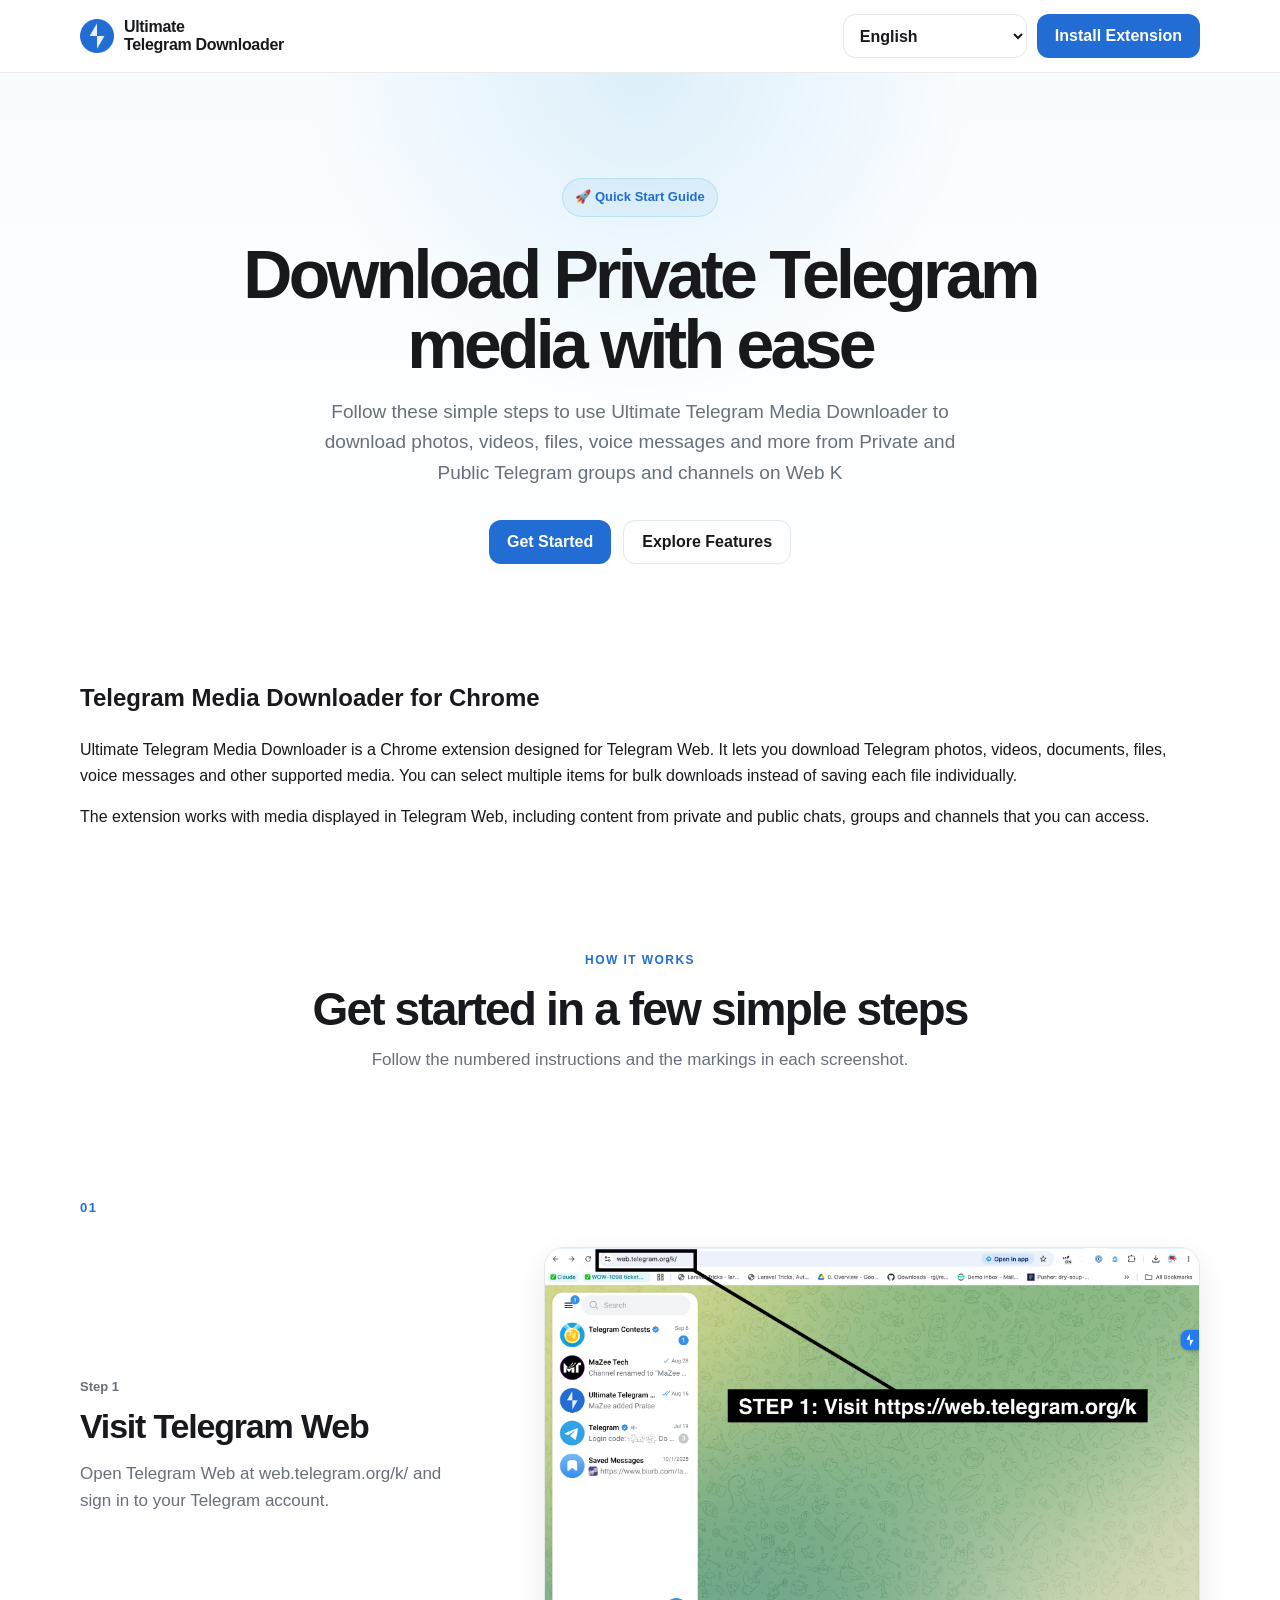
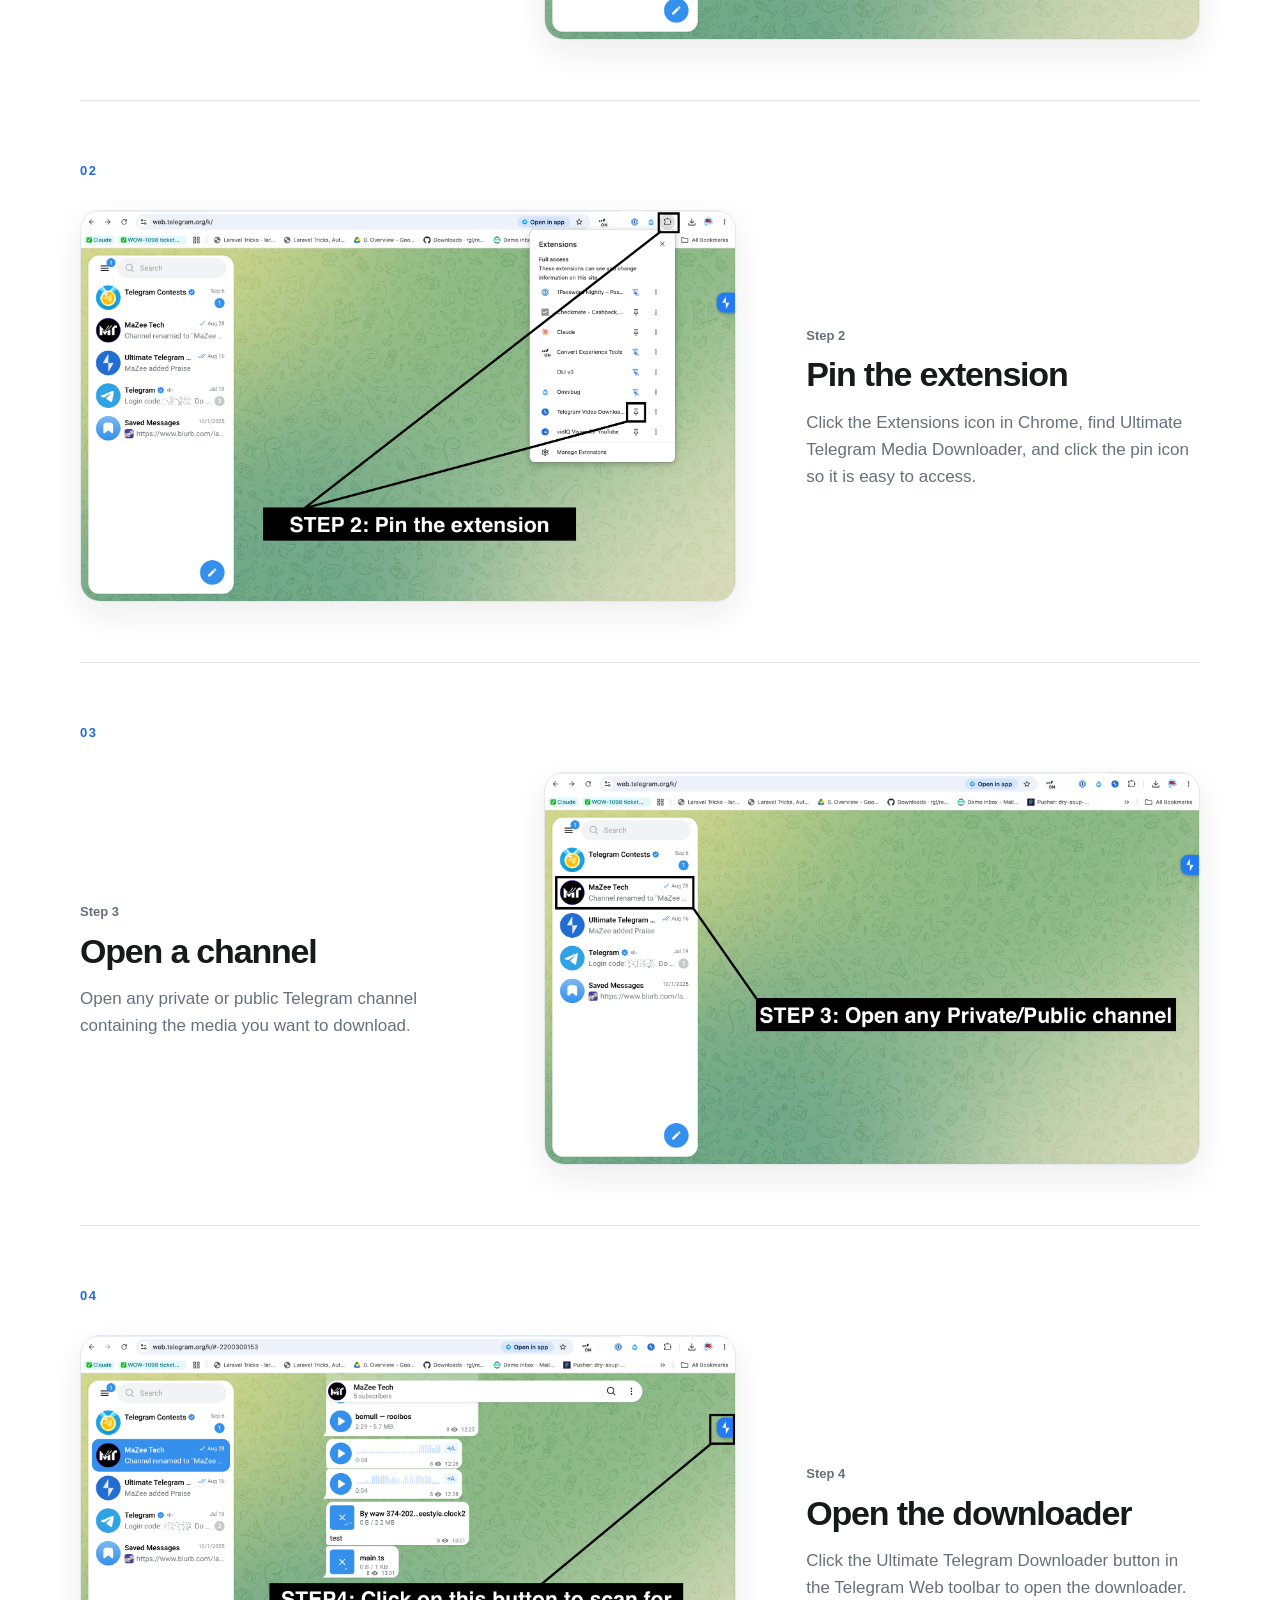
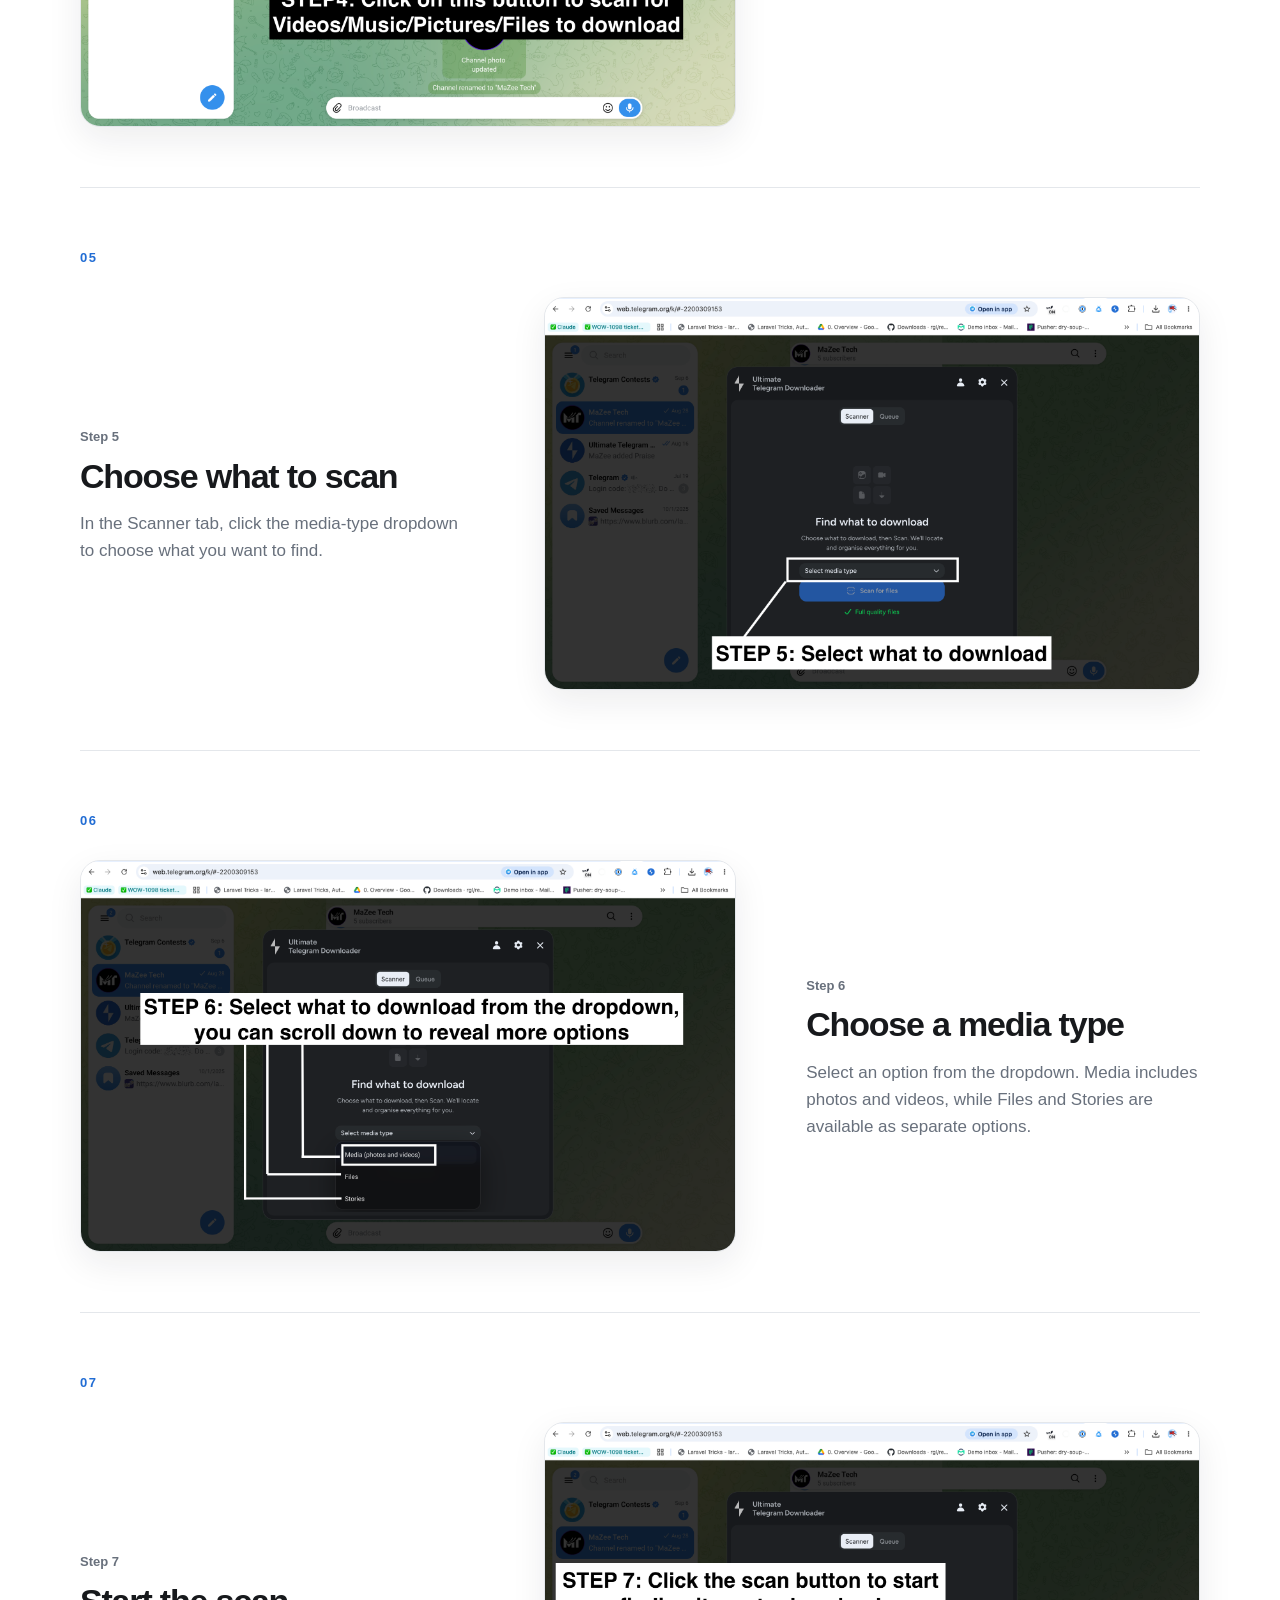
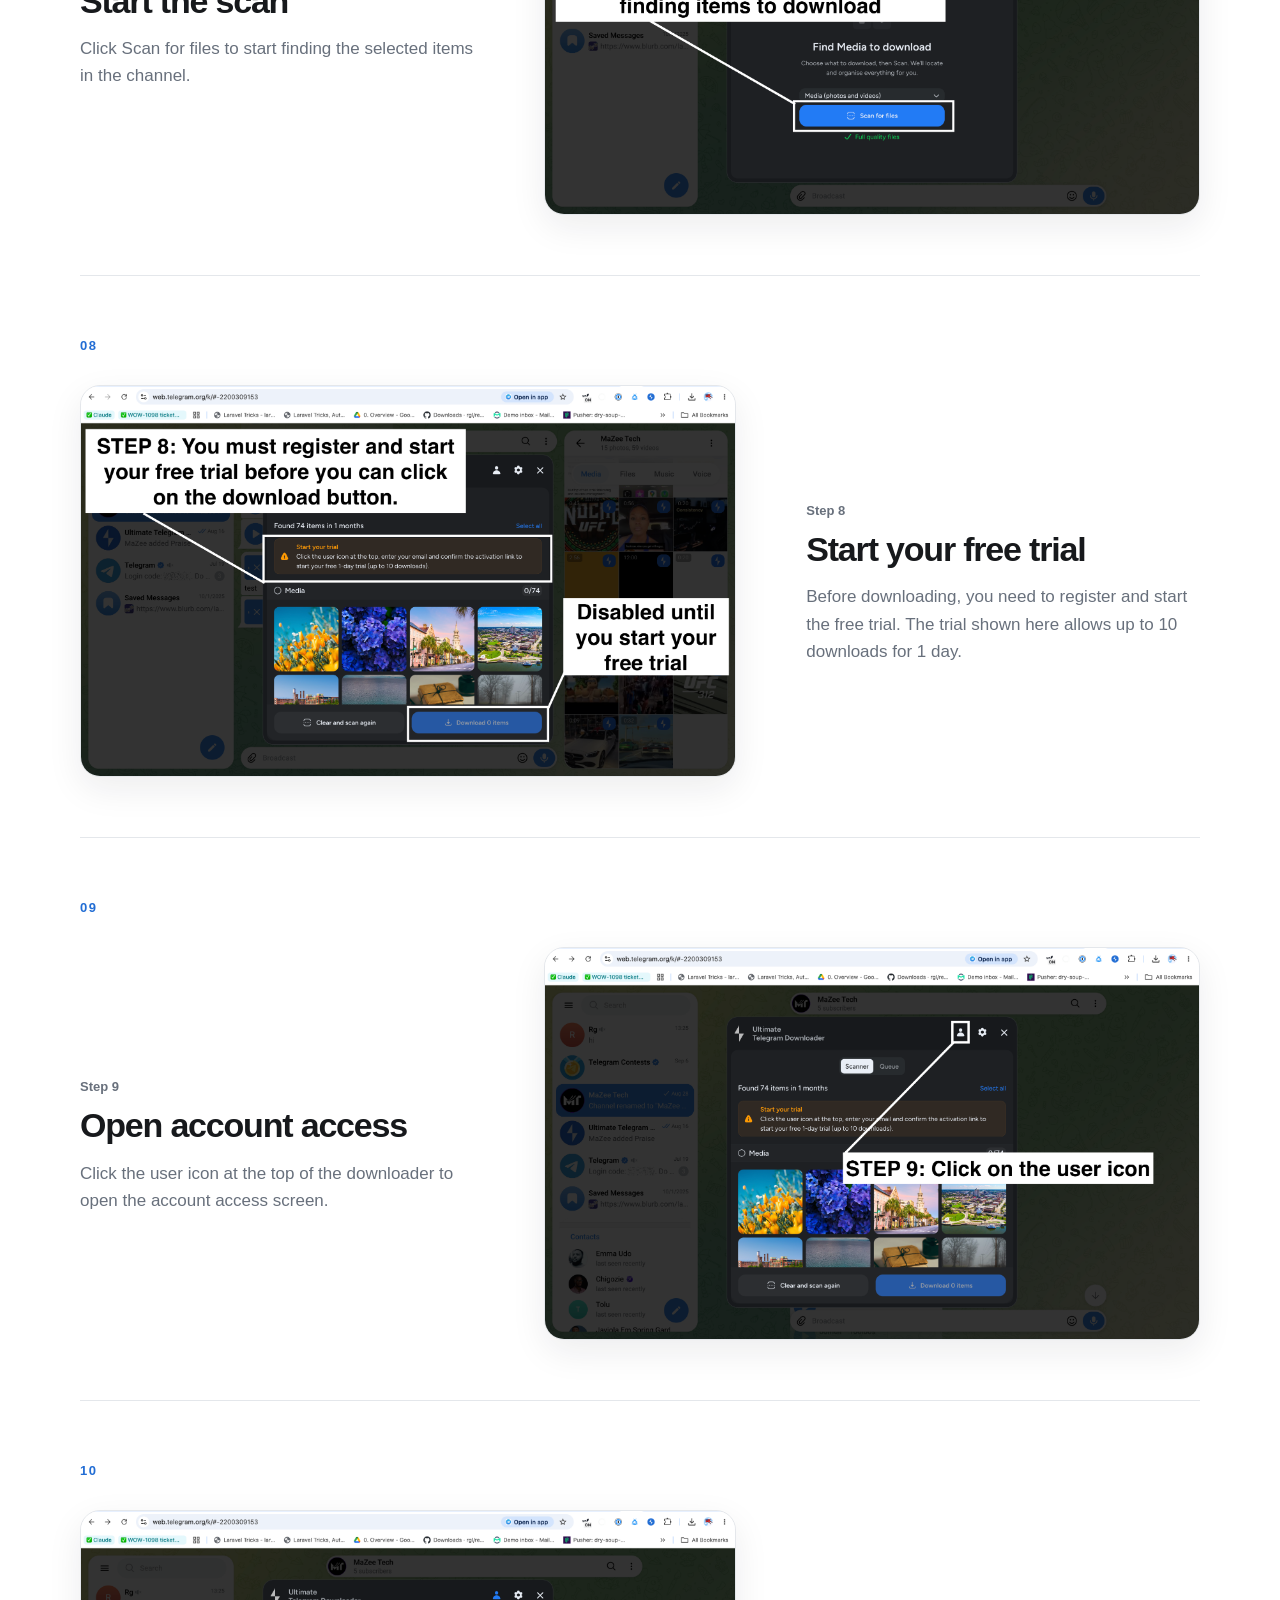
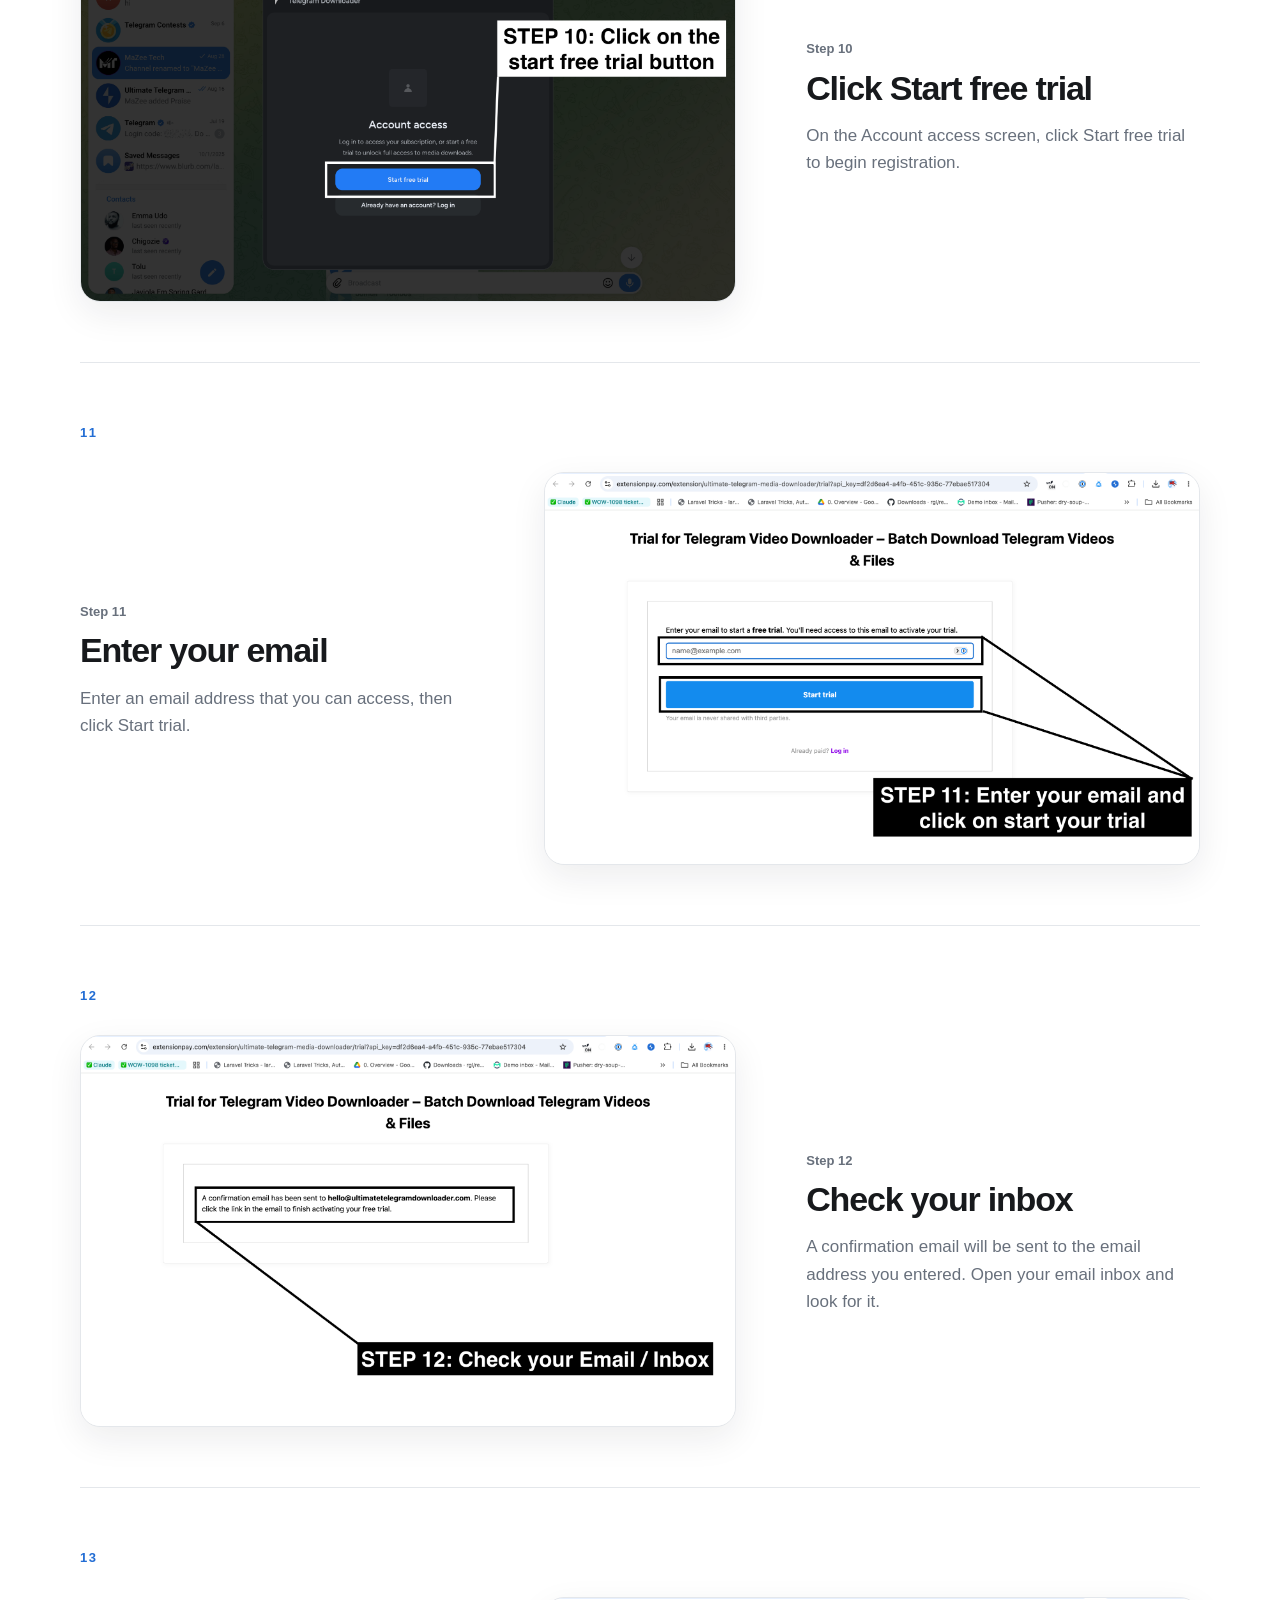
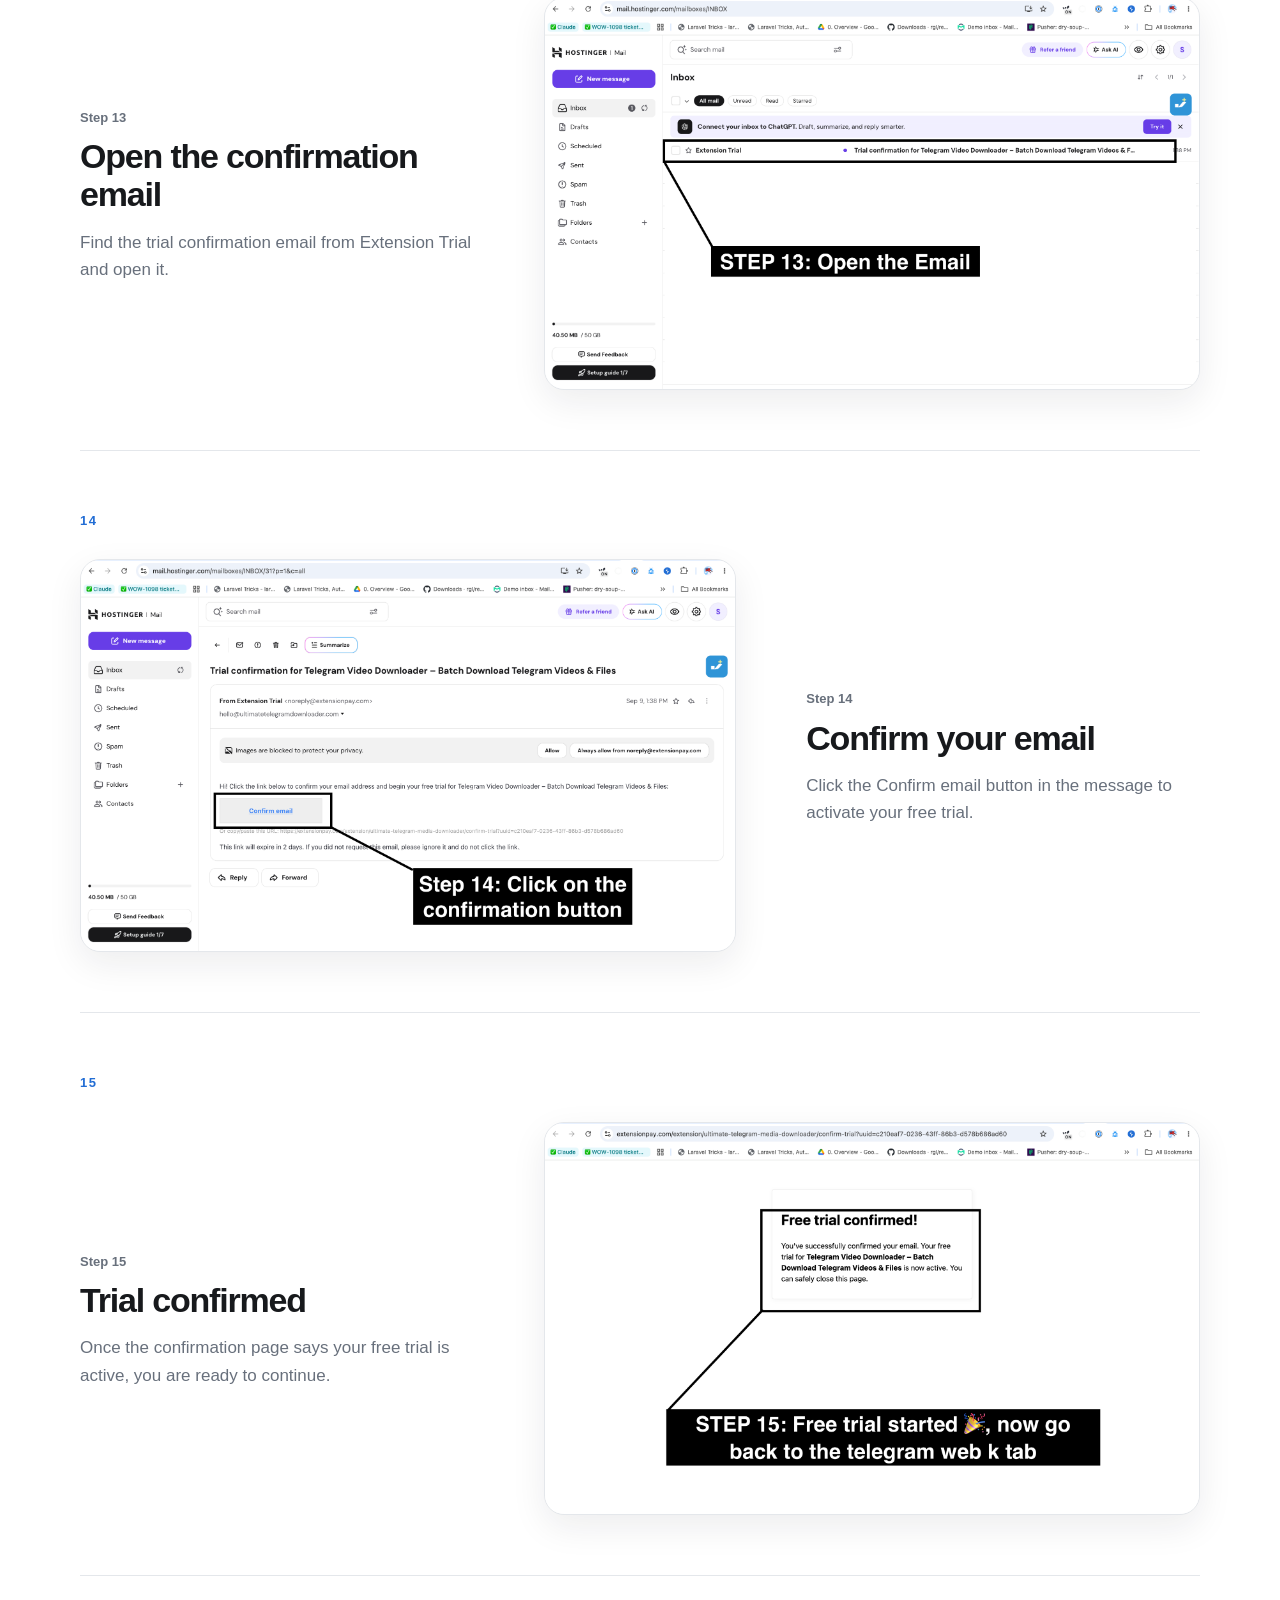
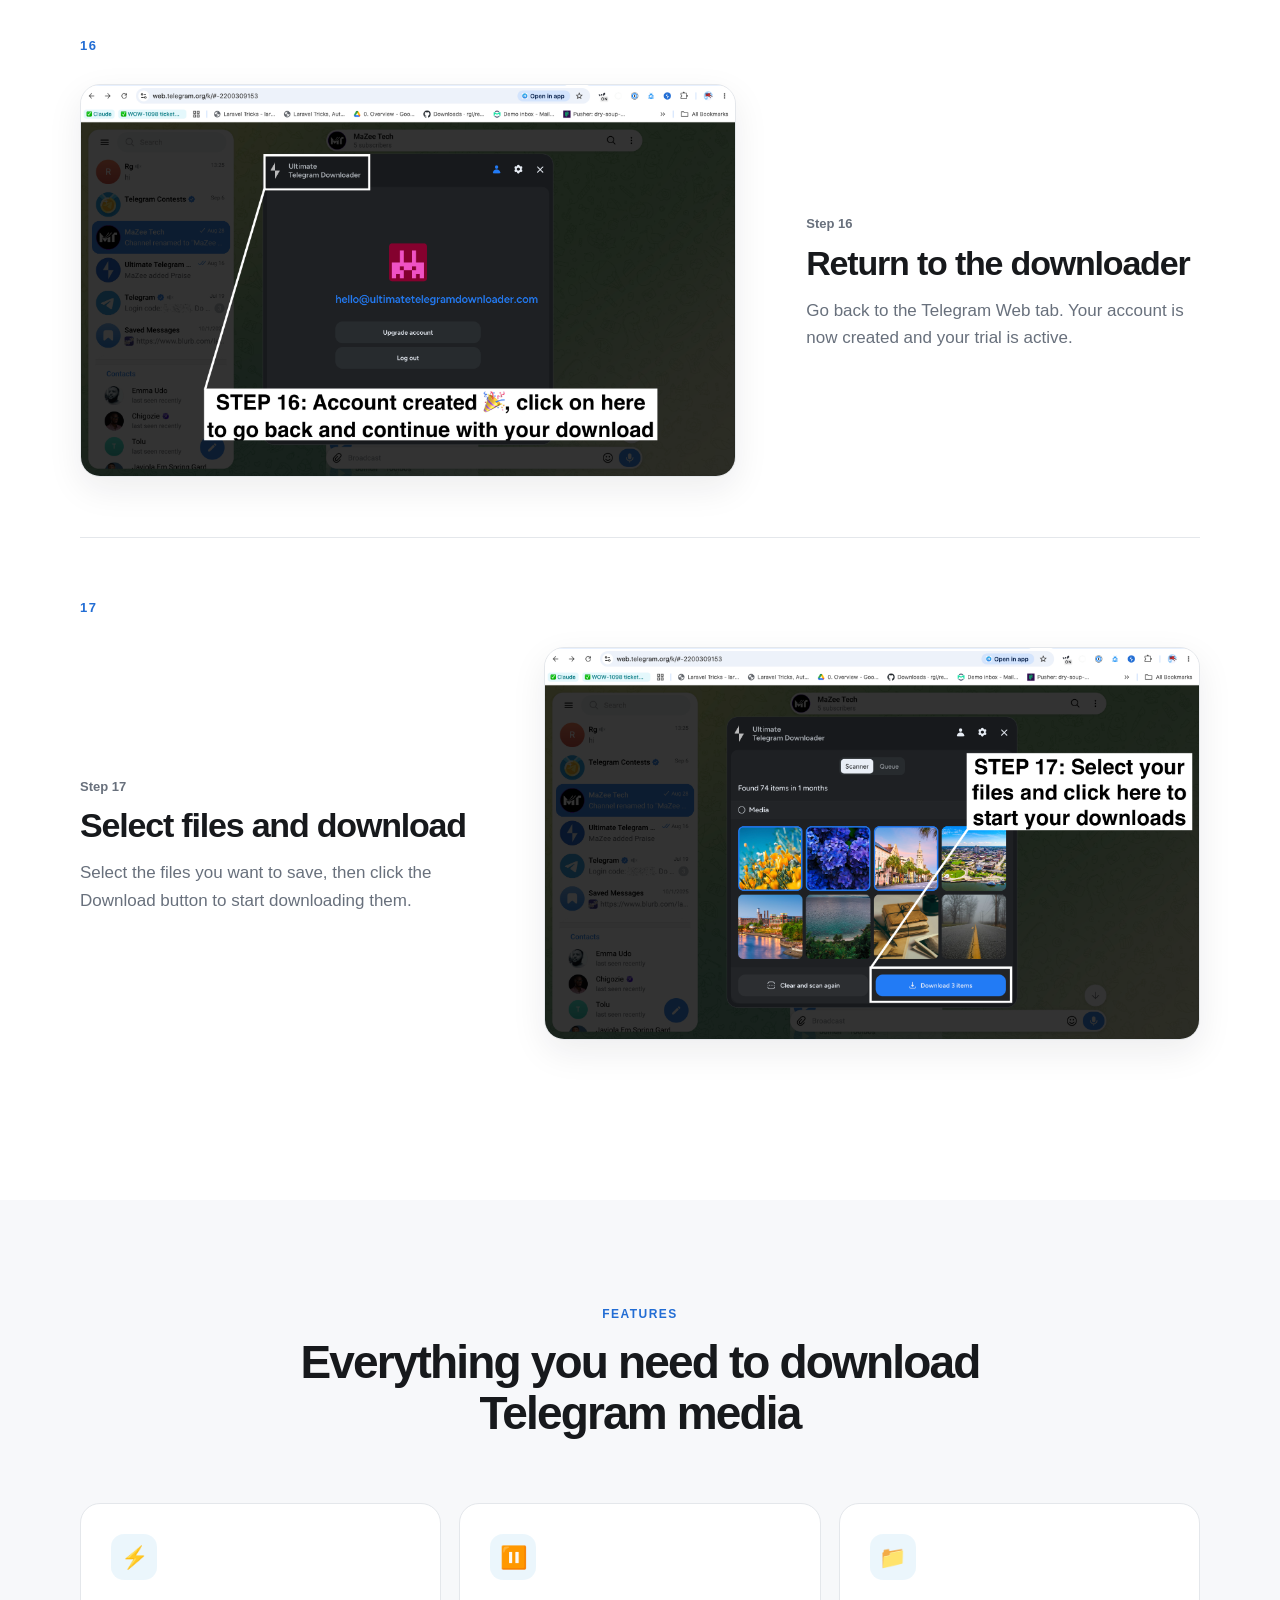
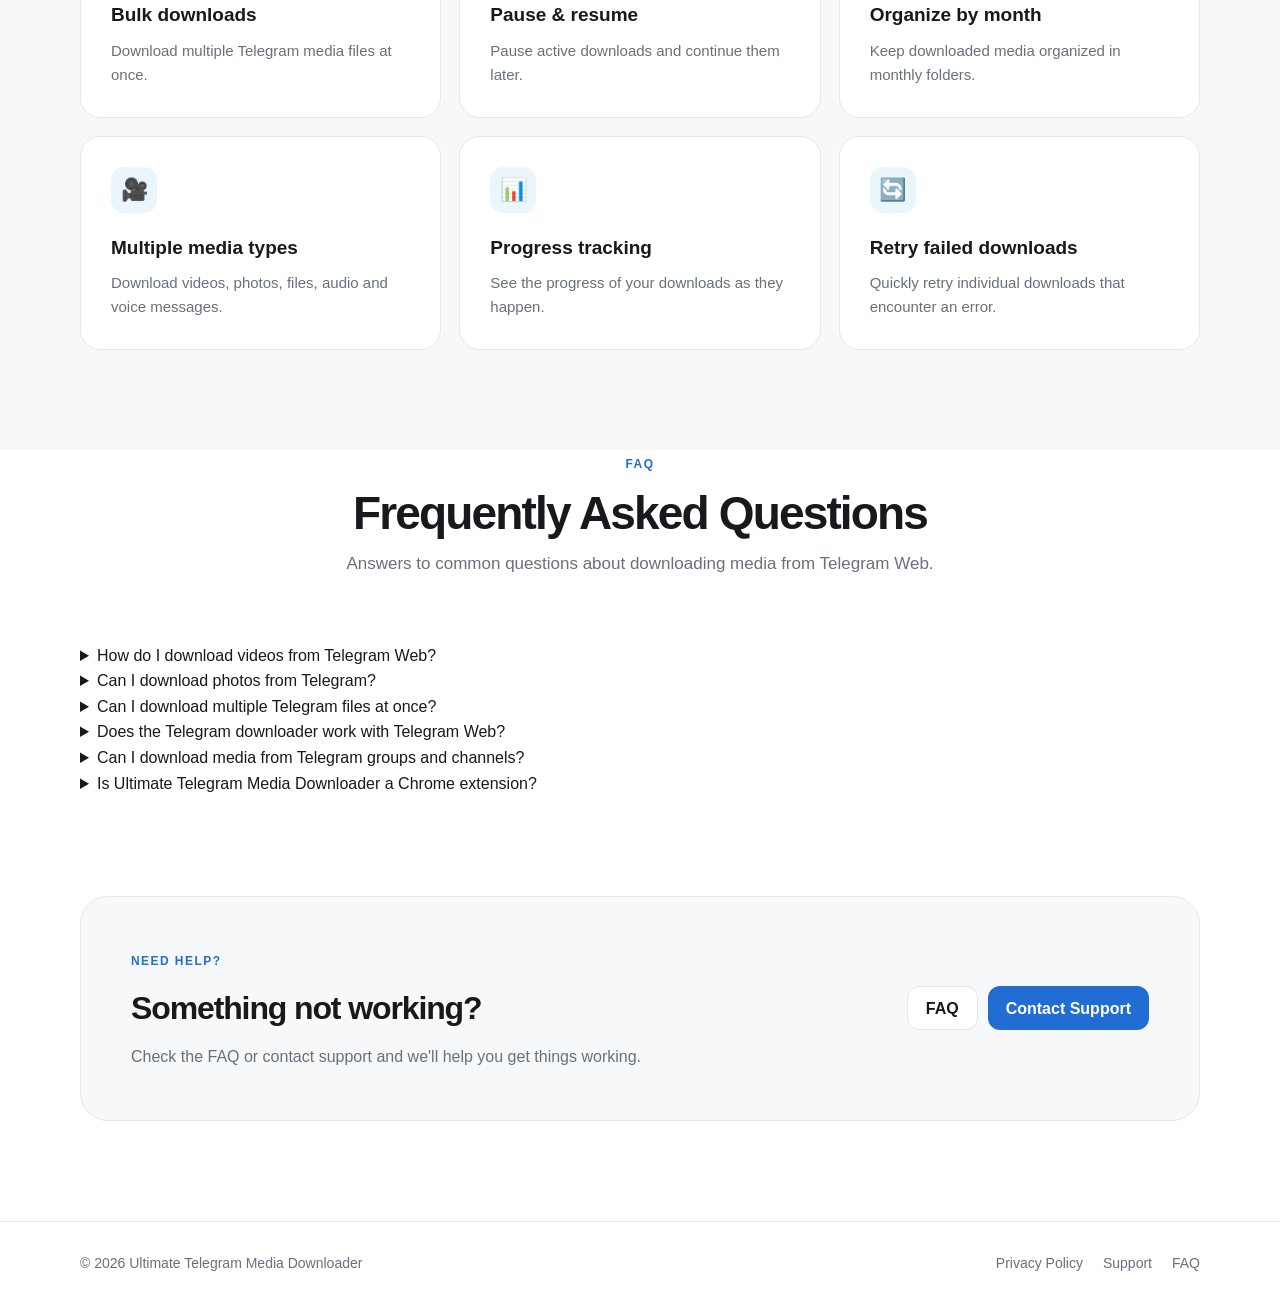
<file: index.html>
<!doctype html>
<html lang="en">
  <head>
    <meta charset="UTF-8" />

    <meta
      name="google-site-verification"
      content="RjD1s7IVq386VNcmZTfPhMvKSWJ-Z6hPS1sVqNgtyv0"
    />

    <meta name="viewport" content="width=device-width, initial-scale=1.0" />

    <meta
      name="description"
      id="meta-description"
      content="Learn how to download Telegram photos, videos, files, voice messages and other media from Telegram Web with Ultimate Telegram Media Downloader."
    />

    <meta
      name="keywords"
      content="Telegram media downloader, Telegram video downloader, Telegram photo downloader, Telegram file downloader, Telegram Web downloader, bulk Telegram downloader, download Telegram videos, download Telegram files"
    />

    <meta name="robots" content="index, follow, max-image-preview:large" />
    <meta name="theme-color" content="#229ed9" />

    <link
      rel="canonical"
      href="https://mazee-tech.github.io/ultimate-telegram-downloader/"
    />

    <title id="page-title">
      Telegram Media Downloader - Download Photos, Videos & Files | Ultimate
      Telegram Downloader
    </title>

    <!-- Open Graph -->
    <meta property="og:type" content="website" />
    <meta
      property="og:title"
      id="og-title"
      content="Telegram Media Downloader - Download Photos, Videos & Files"
    />
    <meta
      property="og:description"
      id="og-description"
      content="Download Telegram photos, videos, files, voice messages and other media from Telegram Web with Ultimate Telegram Media Downloader."
    />
    <meta
      property="og:url"
      content="https://mazee-tech.github.io/ultimate-telegram-downloader/"
    />
    <meta
      property="og:image"
      content="https://mazee-tech.github.io/ultimate-telegram-downloader/images/icon.png"
    />
    <meta
      property="og:site_name"
      content="Ultimate Telegram Media Downloader"
    />

    <!-- Social sharing -->
    <meta name="twitter:card" content="summary_large_image" />
    <meta
      name="twitter:title"
      id="twitter-title"
      content="Telegram Media Downloader - Download Photos, Videos & Files"
    />
    <meta
      name="twitter:description"
      id="twitter-description"
      content="Download Telegram photos, videos, files, voice messages and other media from Telegram Web."
    />
    <meta
      name="twitter:image"
      content="https://mazee-tech.github.io/ultimate-telegram-downloader/images/icon.png"
    />

    <!-- Software / product structured data -->
    <script type="application/ld+json">
      {
        "@context": "https://schema.org",
        "@type": "SoftwareApplication",
        "name": "Ultimate Telegram Media Downloader",
        "description": "A Chrome extension for downloading photos, videos, files, voice messages and other media from Telegram Web.",
        "applicationCategory": "BrowserApplication",
        "operatingSystem": "Chrome",
        "url": "https://mazee-tech.github.io/ultimate-telegram-downloader/",
        "downloadUrl": "https://chromewebstore.google.com/detail/kemekpnmlfpofdgfalpjndmdgpjogjgl",
        "offers": [
          {
            "@type": "Offer",
            "price": "10",
            "priceCurrency": "USD"
          },
          {
            "@type": "Offer",
            "price": "40",
            "priceCurrency": "USD"
          },
          {
            "@type": "Offer",
            "price": "100",
            "priceCurrency": "USD"
          }
        ]
      }
    </script>

    <!-- Product / organization structured data -->
    <script type="application/ld+json">
      {
        "@context": "https://schema.org",
        "@type": "Organization",
        "name": "Ultimate Telegram Media Downloader",
        "url": "https://mazee-tech.github.io/ultimate-telegram-downloader/",
        "logo": "https://mazee-tech.github.io/ultimate-telegram-downloader/images/icon.png"
      }
    </script>

    <link rel="stylesheet" href="style.css" />
    <link rel="icon" type="image/png" href="images/favicon.ico" />
  </head>

  <body>
    <header class="site-header">
      <div class="container nav">
        <a
          href="./"
          class="brand"
          aria-label="Ultimate Telegram Media Downloader"
        >
          <img
            width="34"
            height="34"
            alt="Ultimate Telegram Media Downloader icon"
            src="images/icon.png"
          />
          <span class="brand-name">
            Ultimate <br />
            Telegram Downloader
          </span>
        </a>

        <div class="nav-actions">
          <label class="language-picker">
            <span class="sr-only" data-i18n="languageLabel">Language</span>
            <select id="language-select" aria-label="Language">
              <option value="en">English</option>
              <option value="fr">Français</option>
              <option value="es">Español</option>
              <option value="de">Deutsch</option>
              <option value="th">ไทย</option>
              <option value="ms">Bahasa Melayu</option>
              <option value="ar">العربية</option>
              <option value="he">עברית</option>
              <option value="cs">Čeština</option>
              <option value="hr">Hrvatski</option>
            </select>
          </label>

          <a
            class="nav-button"
            href="https://chromewebstore.google.com/detail/kemekpnmlfpofdgfalpjndmdgpjogjgl"
            target="_blank"
            rel="noopener noreferrer"
            data-i18n="installExtension"
          >
            Install Extension
          </a>
        </div>
      </div>
    </header>

    <main>
      <section class="hero">
        <div class="container hero-content">
          <div class="badge" data-i18n="badge">🚀 Quick Start Guide</div>

          <h1 data-i18n="heroTitle">
            Telegram Media Downloader for Photos, Videos, Files & More
          </h1>

          <p data-i18n="heroDescription">
            Download photos, videos, files, voice messages and other media from
            Telegram Web with Ultimate Telegram Media Downloader. Save media
            from private and public Telegram groups and channels directly from
            your browser.
          </p>

          <div class="hero-actions">
            <a class="primary-button" href="#steps" data-i18n="getStarted">
              Get Started
            </a>

            <a
              class="secondary-button"
              href="#features"
              data-i18n="exploreFeatures"
            >
              Explore Features
            </a>
          </div>
        </div>
      </section>

      <!-- Crawlable product summary -->
      <section class="seo-intro">
        <div class="container">
          <h2>Telegram Media Downloader for Chrome</h2>
          <p>
            Ultimate Telegram Media Downloader is a Chrome extension designed
            for Telegram Web. It lets you download Telegram photos, videos,
            documents, files, voice messages and other supported media. You can
            select multiple items for bulk downloads instead of saving each file
            individually.
          </p>
          <p>
            The extension works with media displayed in Telegram Web, including
            content from private and public chats, groups and channels that you
            can access.
          </p>
        </div>
      </section>

      <section id="steps" class="steps-section">
        <div class="container">
          <div class="section-heading">
            <span class="eyebrow" data-i18n="howItWorks">HOW IT WORKS</span>

            <h2 data-i18n="stepsTitle">How to download Telegram media</h2>

            <p data-i18n="stepsDescription">
              Follow the numbered instructions and the markings in each
              screenshot.
            </p>
          </div>

          <div id="steps-container"></div>
        </div>
      </section>

      <section id="features" class="features-section">
        <div class="container">
          <div class="section-heading">
            <span class="eyebrow" data-i18n="featuresEyebrow">FEATURES</span>

            <h2 data-i18n="featuresTitle">
              Everything you need to download Telegram media
            </h2>
          </div>

          <div class="feature-grid" id="features-container"></div>
        </div>
      </section>

      <!-- FAQ gives search engines and AI systems direct answers to common questions. -->
      <section id="faq" class="faq-section">
        <div class="container">
          <div class="section-heading">
            <span class="eyebrow">FAQ</span>
            <h2>Frequently Asked Questions</h2>
            <p>
              Answers to common questions about downloading media from Telegram
              Web.
            </p>
          </div>

          <div class="faq-list">
            <details>
              <summary>How do I download videos from Telegram Web?</summary>
              <p>
                Install Ultimate Telegram Media Downloader, open Telegram Web,
                open the chat or channel containing the video, select the media
                you want to download, and use the extension's download controls.
              </p>
            </details>

            <details>
              <summary>Can I download photos from Telegram?</summary>
              <p>
                Yes. Ultimate Telegram Media Downloader supports downloading
                Telegram photos as well as videos, files, voice messages and
                other supported media.
              </p>
            </details>

            <details>
              <summary>Can I download multiple Telegram files at once?</summary>
              <p>
                Yes. The extension supports bulk media downloads, allowing you
                to select multiple supported Telegram media items instead of
                downloading them individually.
              </p>
            </details>

            <details>
              <summary>
                Does the Telegram downloader work with Telegram Web?
              </summary>
              <p>
                Yes. Ultimate Telegram Media Downloader is designed for use with
                Telegram Web in Chrome.
              </p>
            </details>

            <details>
              <summary>
                Can I download media from Telegram groups and channels?
              </summary>
              <p>
                You can download supported media from Telegram groups and
                channels that you can access through Telegram Web, subject to
                Telegram's permissions and the content owner's rights.
              </p>
            </details>

            <details>
              <summary>
                Is Ultimate Telegram Media Downloader a Chrome extension?
              </summary>
              <p>
                Yes. Ultimate Telegram Media Downloader is a browser extension
                for Google Chrome and is available through the Chrome Web Store.
              </p>
            </details>
          </div>
        </div>
      </section>

      <section class="help-section">
        <div class="container">
          <div class="help-card">
            <div>
              <span class="eyebrow" data-i18n="helpEyebrow">NEED HELP?</span>

              <h2 data-i18n="helpTitle">Something not working?</h2>

              <p data-i18n="helpDescription">
                Check the FAQ or contact support and we'll help you get things
                working.
              </p>
            </div>

            <div class="help-actions">
              <a
                class="secondary-button"
                href="https://sites.google.com/view/ultimate-telegram-downloader/support"
                data-i18n="faq"
              >
                FAQ
              </a>

              <a
                class="primary-button"
                href="mailto:support@ultimatetelegramdownloader.com"
                data-i18n="contactSupport"
              >
                Contact Support
              </a>
            </div>
          </div>
        </div>
      </section>
    </main>

    <footer class="site-footer">
      <div class="container footer-content">
        <span data-i18n="copyright">
          © 2026 Ultimate Telegram Media Downloader
        </span>

        <div>
          <a
            href="https://sites.google.com/view/ultimate-telegram-downloader/privacy-policy"
            data-i18n="privacy"
          >
            Privacy Policy
          </a>

          <a
            href="https://sites.google.com/view/ultimate-telegram-downloader/support"
            data-i18n="support"
          >
            Support
          </a>

          <a href="#faq">FAQ</a>
        </div>
      </div>
    </footer>

    <noscript>
      <div class="container">
        <p>
          Ultimate Telegram Media Downloader is a Chrome extension for
          downloading photos, videos, files, voice messages and other media from
          Telegram Web. JavaScript is required for the interactive language
          selector and step-by-step screenshots.
        </p>
      </div>
    </noscript>

    <script>
      async function init() {
        const translations = await fetch("./translations.json").then((res) => {
          if (!res.ok) {
            throw new Error(`Failed to load translations: ${res.status}`);
          }
          return res.json();
        });

        function buildSteps(t) {
          const base = translations.en.steps;
          const localized = t.steps || [];

          return base.map((s, i) => {
            const localizedStep = localized[i];

            return {
              title: localizedStep?.[0] || s[0],
              description: localizedStep?.[1] || s[1],
              image: s[2],
              alt: localizedStep?.[3] || s[3],
            };
          });
        }

        function updateSeo(t) {
          const title =
            t.title ||
            "Telegram Media Downloader - Download Photos, Videos & Files | Ultimate Telegram Downloader";

          const description =
            t.meta ||
            "Download Telegram photos, videos, files, voice messages and other media from Telegram Web with Ultimate Telegram Media Downloader.";

          document.title = title;

          document
            .getElementById("meta-description")
            .setAttribute("content", description);

          document.getElementById("og-title").setAttribute("content", title);

          document
            .getElementById("og-description")
            .setAttribute("content", description);

          document
            .getElementById("twitter-title")
            .setAttribute("content", title);

          document
            .getElementById("twitter-description")
            .setAttribute("content", description);
        }

        function applyLanguage(lang) {
          const t = translations[lang] || translations.en;

          document.documentElement.lang = lang;
          document.documentElement.dir =
            lang === "ar" || lang === "he" ? "rtl" : "ltr";

          updateSeo(t);

          document.querySelectorAll("[data-i18n]").forEach((el) => {
            const key = el.dataset.i18n;

            if (t[key] !== undefined) {
              el.textContent = t[key];
            }
          });

          const stepsContainer = document.getElementById("steps-container");

          stepsContainer.innerHTML = buildSteps(t)
            .map(
              (s, i) => `
                <article class="step">
                  <div class="step-number">${String(i + 1).padStart(2, "0")}</div>

                  <div class="step-content">
                    <div class="step-copy">
                      <span class="step-label">
                        ${lang === "fr" ? "Étape" : "Step"} ${i + 1}
                      </span>

                      <h3>${s.title}</h3>
                      <p>${s.description}</p>
                    </div>

                    <figure class="step-media">
                      <img
                        class="step-image"
                        src="${s.image}"
                        alt="${s.alt}"
                        loading="${i === 0 ? "eager" : "lazy"}"
                      >
                    </figure>
                  </div>
                </article>
              `,
            )
            .join("");

          document.getElementById("features-container").innerHTML = t.features
            .map(
              (f) => `
                <div class="feature-card">
                  <div class="feature-icon" aria-hidden="true">${f[0]}</div>
                  <h3>${f[1]}</h3>
                  <p>${f[2]}</p>
                </div>
              `,
            )
            .join("");

          document.getElementById("language-select").value = lang;

          localStorage.setItem("utd-language", lang);

          const url = new URL(window.location.href);
          url.searchParams.set("lang", lang);
          window.history.replaceState({}, "", url);
        }

        const urlLang = new URLSearchParams(window.location.search).get("lang");
        const storedLang = localStorage.getItem("utd-language");

        const browserLang = (navigator.language || "en")
          .toLowerCase()
          .split("-")[0];

        const initialLang = translations[urlLang]
          ? urlLang
          : translations[storedLang]
            ? storedLang
            : translations[browserLang]
              ? browserLang
              : "en";

        document
          .getElementById("language-select")
          .addEventListener("change", (e) => {
            applyLanguage(e.target.value);
          });

        applyLanguage(initialLang);
      }

      init().catch((error) => {
        console.error(
          "Failed to initialize Ultimate Telegram Downloader:",
          error,
        );
      });
    </script>
  </body>
</html>
</file>
<file: style.css>
/* =========================================
   Ultimate Telegram Media Downloader
   Documentation / Getting Started Page
   ========================================= */

:root {
  --bg: #ffffff;
  --surface: #f7f8fa;
  --surface-strong: #eef1f5;
  --text: #17191c;
  --muted: #68707c;
  --border: #e4e7eb;
  --primary: #226dd4;
  --primary-dark: #1b5db8;
  --radius: 20px;
  --shadow: 0 12px 35px rgba(20, 28, 40, 0.08);
  --container: 1120px;
}

* {
  box-sizing: border-box;
}

html {
  scroll-behavior: smooth;
}

body {
  margin: 0;
  font-family:
    Inter,
    -apple-system,
    BlinkMacSystemFont,
    "Segoe UI",
    Roboto,
    Helvetica,
    Arial,
    sans-serif;
  color: var(--text);
  background: var(--bg);
  line-height: 1.6;
}

a {
  color: inherit;
  text-decoration: none;
}

img {
  max-width: 100%;
  display: block;
}

.container {
  width: min(calc(100% - 40px), var(--container));
  margin: 0 auto;
}

/* Header */

.site-header {
  position: sticky;
  top: 0;
  z-index: 100;
  background: rgba(255, 255, 255, 0.92);
  backdrop-filter: blur(14px);
  border-bottom: 1px solid rgba(228, 231, 235, 0.8);
}

.nav {
  min-height: 72px;
  display: flex;
  align-items: center;
  justify-content: space-between;
  gap: 20px;
}

.brand {
  display: inline-flex;
  align-items: center;
  gap: 10px;
  font-weight: 750;
  letter-spacing: -0.02em;
}

.brand-name {
  line-height: 110%;
}

.nav-button,
.primary-button,
.secondary-button {
  display: inline-flex;
  align-items: center;
  justify-content: center;
  min-height: 44px;
  padding: 0 18px;
  border-radius: 12px;
  font-weight: 700;
  transition:
    transform 0.2s ease,
    background 0.2s ease,
    box-shadow 0.2s ease;
}

.nav-button,
.primary-button {
  background: var(--primary);
  color: white;
}

.nav-button:hover,
.primary-button:hover {
  background: var(--primary-dark);
  transform: translateY(-1px);
  box-shadow: 0 8px 20px rgba(34, 158, 217, 0.22);
}

.secondary-button {
  background: white;
  border: 1px solid var(--border);
}

.secondary-button:hover {
  background: var(--surface);
  transform: translateY(-1px);
}

/* Hero */

.hero {
  padding: 105px 0 95px;
  background:
    radial-gradient(
      circle at 50% 0%,
      rgba(34, 158, 217, 0.13),
      transparent 38%
    ),
    linear-gradient(180deg, #f9fcff 0%, #ffffff 100%);
  text-align: center;
}

.hero-content {
  max-width: 800px;
}

.badge,
.eyebrow {
  color: var(--primary);
  font-size: 12px;
  font-weight: 800;
  letter-spacing: 0.12em;
  text-transform: uppercase;
}

.badge {
  display: inline-flex;
  align-items: center;
  gap: 6px;
  padding: 8px 12px;
  border: 1px solid rgba(34, 158, 217, 0.18);
  border-radius: 999px;
  background: rgba(34, 158, 217, 0.07);
  letter-spacing: 0;
  text-transform: none;
  font-size: 13px;
}

.hero h1 {
  margin: 22px 0 18px;
  font-size: clamp(42px, 6vw, 68px);
  line-height: 1.03;
  letter-spacing: -0.055em;
}

.hero p {
  max-width: 680px;
  margin: 0 auto;
  color: var(--muted);
  font-size: 19px;
}

.hero-actions {
  margin-top: 32px;
  display: flex;
  justify-content: center;
  gap: 12px;
  flex-wrap: wrap;
}

/* Sections */

.steps-section,
.features-section,
.help-section {
  padding: 100px 0;
}

.features-section {
  background: var(--surface);
}

.section-heading {
  max-width: 700px;
  margin: 0 auto 65px;
  text-align: center;
}

.section-heading h2 {
  margin: 12px 0 12px;
  font-size: clamp(32px, 4vw, 46px);
  line-height: 1.1;
  letter-spacing: -0.04em;
}

.section-heading p {
  margin: 0;
  color: var(--muted);
  font-size: 17px;
}

/* Steps */

.step {
  padding: 60px 0;
  border-top: 1px solid var(--border);
}

.step:first-of-type {
  border-top: 0;
}

.step-number {
  margin-bottom: 28px;
  color: var(--primary);
  font-size: 13px;
  font-weight: 850;
  letter-spacing: 0.12em;
}

.step-content {
  display: grid;
  grid-template-columns: minmax(280px, 0.75fr) minmax(420px, 1.25fr);
  align-items: center;
  gap: 70px;
}

.step:nth-of-type(even) .step-content {
  grid-template-columns: minmax(420px, 1.25fr) minmax(280px, 0.75fr);
}

.step:nth-of-type(even) .step-copy {
  order: 2;
}

.step:nth-of-type(even) .media-placeholder {
  order: 1;
}

.step-label {
  color: var(--muted);
  font-size: 13px;
  font-weight: 700;
}

.step-copy h3 {
  margin: 8px 0 15px;
  font-size: 34px;
  line-height: 1.12;
  letter-spacing: -0.035em;
}

.step-copy p {
  margin: 0;
  color: var(--muted);
  font-size: 17px;
}

.media-placeholder {
  min-height: 330px;
  padding: 30px;
  display: flex;
  flex-direction: column;
  align-items: center;
  justify-content: center;
  text-align: center;
  border: 2px dashed #d8dde4;
  border-radius: var(--radius);
  background: var(--surface);
}

.media-placeholder span {
  margin-bottom: 15px;
  font-size: 42px;
}

.media-placeholder strong {
  font-size: 16px;
}

.media-placeholder small {
  margin-top: 5px;
  color: var(--muted);
}

/*
  When you have a real screenshot, replace the placeholder with:

  <img src="images/step-1-pin.png" alt="How to pin the extension">

  and add class="step-image" if desired.
*/

.step-image {
  width: 100%;
  border: 1px solid var(--border);
  border-radius: var(--radius);
  box-shadow: var(--shadow);
}

/* Features */

.feature-grid {
  display: grid;
  grid-template-columns: repeat(3, 1fr);
  gap: 18px;
}

.feature-card {
  padding: 30px;
  background: white;
  border: 1px solid var(--border);
  border-radius: var(--radius);
}

.feature-icon {
  width: 46px;
  height: 46px;
  display: grid;
  place-items: center;
  margin-bottom: 20px;
  border-radius: 13px;
  background: rgba(34, 158, 217, 0.09);
  font-size: 22px;
}

.feature-card h3 {
  margin: 0 0 8px;
  font-size: 19px;
}

.feature-card p {
  margin: 0;
  color: var(--muted);
  font-size: 15px;
}

/* Help */

.help-card {
  display: flex;
  align-items: center;
  justify-content: space-between;
  gap: 35px;
  padding: 50px;
  border-radius: 28px;
  background: var(--surface);
  border: 1px solid var(--border);
}

.help-card h2 {
  margin: 10px 0;
  font-size: 32px;
  letter-spacing: -0.035em;
}

.help-card p {
  margin: 0;
  color: var(--muted);
}

.help-actions {
  display: flex;
  gap: 10px;
  flex-shrink: 0;
}

/* Footer */

.site-footer {
  padding: 30px 0;
  border-top: 1px solid var(--border);
  color: var(--muted);
  font-size: 14px;
}

.footer-content {
  display: flex;
  justify-content: space-between;
  gap: 20px;
}

.footer-content div {
  display: flex;
  gap: 20px;
}

.footer-content a:hover {
  color: var(--text);
}

/* Responsive */

@media (max-width: 800px) {
  .container {
    width: min(calc(100% - 28px), var(--container));
  }

  .nav {
    min-height: 64px;
  }

  .brand span:last-child {
    max-width: 190px;
    line-height: 1.15;
  }

  .hero {
    padding: 75px 0 70px;
  }

  .steps-section,
  .features-section,
  .help-section {
    padding: 70px 0;
  }

  .step-content,
  .step:nth-of-type(even) .step-content {
    grid-template-columns: 1fr;
    gap: 35px;
  }

  .step:nth-of-type(even) .step-copy,
  .step:nth-of-type(even) .media-placeholder {
    order: initial;
  }

  .step-copy h3 {
    font-size: 29px;
  }

  .media-placeholder {
    min-height: 260px;
  }

  .feature-grid {
    grid-template-columns: 1fr;
  }

  .help-card {
    padding: 32px;
    flex-direction: column;
    align-items: flex-start;
  }

  .footer-content {
    flex-direction: column;
  }
}

@media (max-width: 500px) {
  .nav-button {
    display: none;
  }

  .hero h1 {
    font-size: 42px;
  }

  .hero p {
    font-size: 17px;
  }

  .hero-actions,
  .help-actions {
    width: 100%;
  }

  .hero-actions a,
  .help-actions a {
    flex: 1;
  }

  .footer-content div {
    flex-direction: column;
    gap: 6px;
  }
}

/* Language selector and real screenshot cards */
.nav-actions {
  display: flex;
  align-items: center;
  gap: 10px;
}

.language-picker select {
  min-height: 44px;
  padding: 0 34px 0 12px;
  border: 1px solid var(--border);
  border-radius: 12px;
  background: white;
  color: var(--text);
  font: inherit;
  font-weight: 650;
  cursor: pointer;
}

.sr-only {
  position: absolute;
  width: 1px;
  height: 1px;
  padding: 0;
  margin: -1px;
  overflow: hidden;
  clip: rect(0, 0, 0, 0);
  white-space: nowrap;
  border: 0;
}

.step-media {
  margin: 0;
}

.step-image {
  width: 100%;
  height: auto;
  border: 1px solid var(--border);
  border-radius: var(--radius);
  box-shadow: var(--shadow);
  background: var(--surface);
}

[dir="rtl"] .step-content,
[dir="rtl"] .help-card,
[dir="rtl"] .footer-content {
  direction: rtl;
}

@media (max-width: 800px) {
  .nav-actions {
    gap: 6px;
  }

  .language-picker select {
    max-width: 120px;
    min-height: 40px;
  }
}

@media (max-width: 500px) {
  .language-picker select {
    max-width: 105px;
    padding-left: 8px;
    padding-right: 20px;
  }
}
</file>
